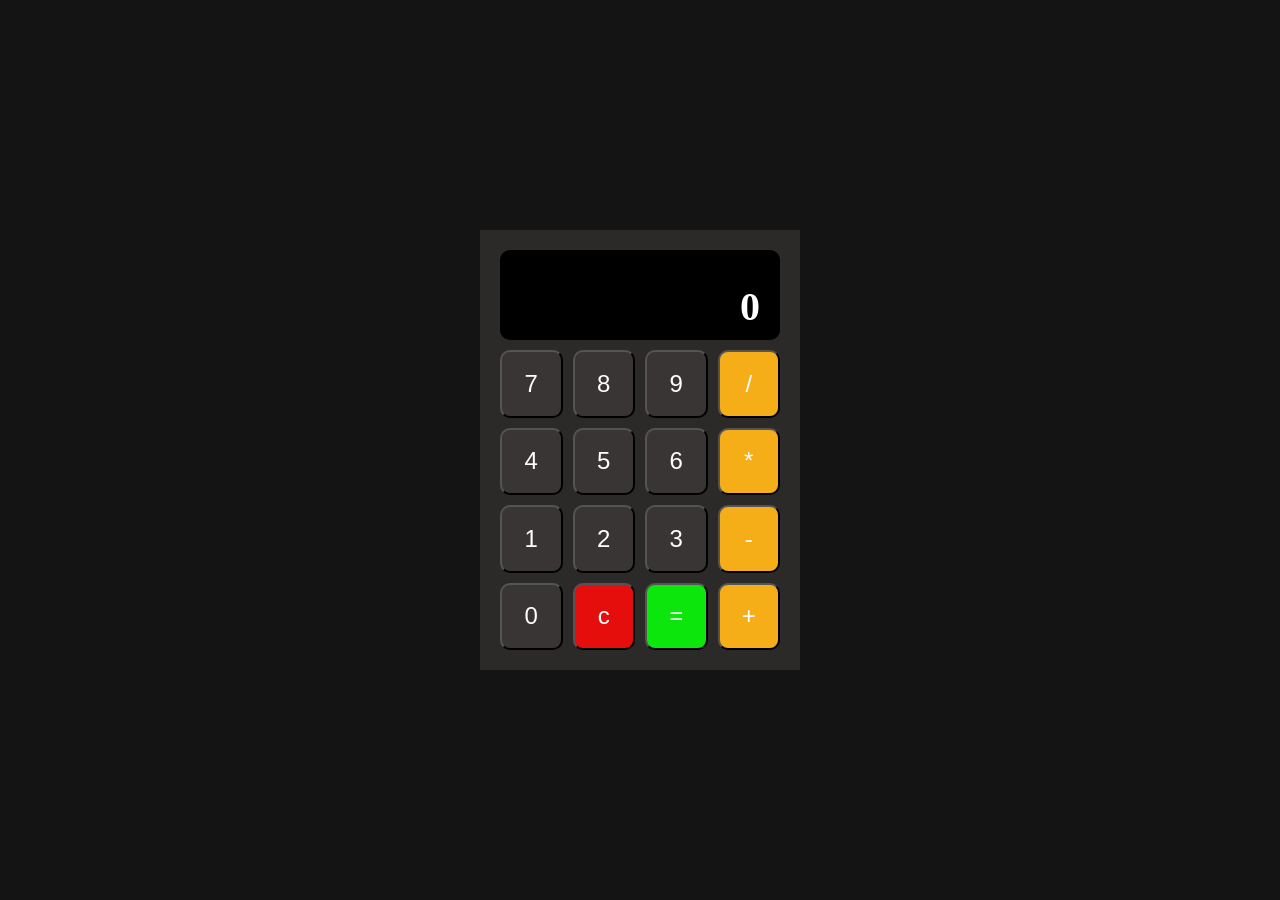
<file: LBT1/index.html>
<!doctype html>
<html lang="en">
  <head>
    <meta charset="UTF-8" />
    <meta name="viewport" content="width=device-width, initial-scale=1.0" />
    <link rel="stylesheet" href="style.css" />
    <title>Document</title>
  </head>
  <body>
    <main>
      <div class="calculator-container">
        <div class="screen">
            <h1>0</h1>
        </div>

        <div class="buttons">
          <button class="btn ">7</button>
          <button class="btn ">8</button>
          <button class="btn ">9</button>
          <button class="btn operator">/</button>

          <button class="btn ">4</button>
          <button class="btn ">5</button>
          <button class="btn ">6</button>
          <button class="btn operator">*</button>

          <button class="btn ">1</button>
          <button class="btn ">2</button>
          <button class="btn ">3</button>
          <button class="btn operator">-</button>

          <button class="btn ">0</button>
          <button class="btn c">c</button>
          <button class="btn equal">=</button>
          <button class="btn operator">+</button>
        </div>
      </div>
    </main>
    <script src="script.js"></script>
  </body>
</html>
</file>
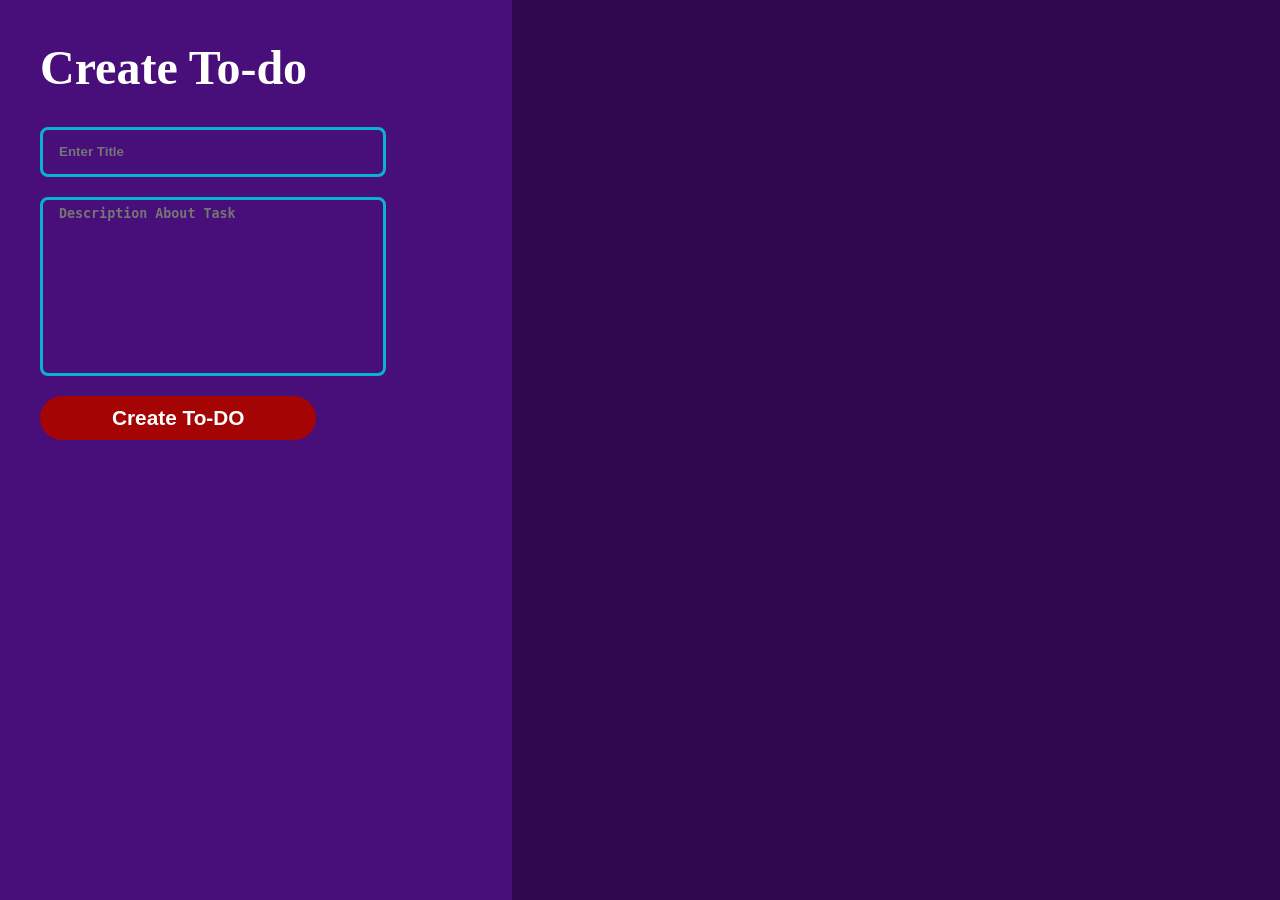
<file: LBT2/index.html>
<!doctype html>
<html lang="en">
  <head>
    <meta charset="UTF-8" />
    <meta name="viewport" content="width=device-width, initial-scale=1.0" />
    <link rel="stylesheet" href="style.css" />
    <title>To-Do App</title>
  </head>
  <body>
    <main>
      <div class="createTodo">
        <div class="content">
          <h1 class="todoname">Create To-do</h1>
          <form action="">
            <input class="titleinp" type="text" placeholder="Enter Title" />
            <textarea
              class="textareainp"
              name=""
              id=""
              placeholder="Description About Task"
            ></textarea>
            <button class="createbtn">Create To-DO</button>
          </form>
        </div>
      </div>
      <div class="viewTodo">
        <div class="alltasks"></div>
      </div>
    </main>

    <script src="script.js"></script>
  </body>
</html>
</file>
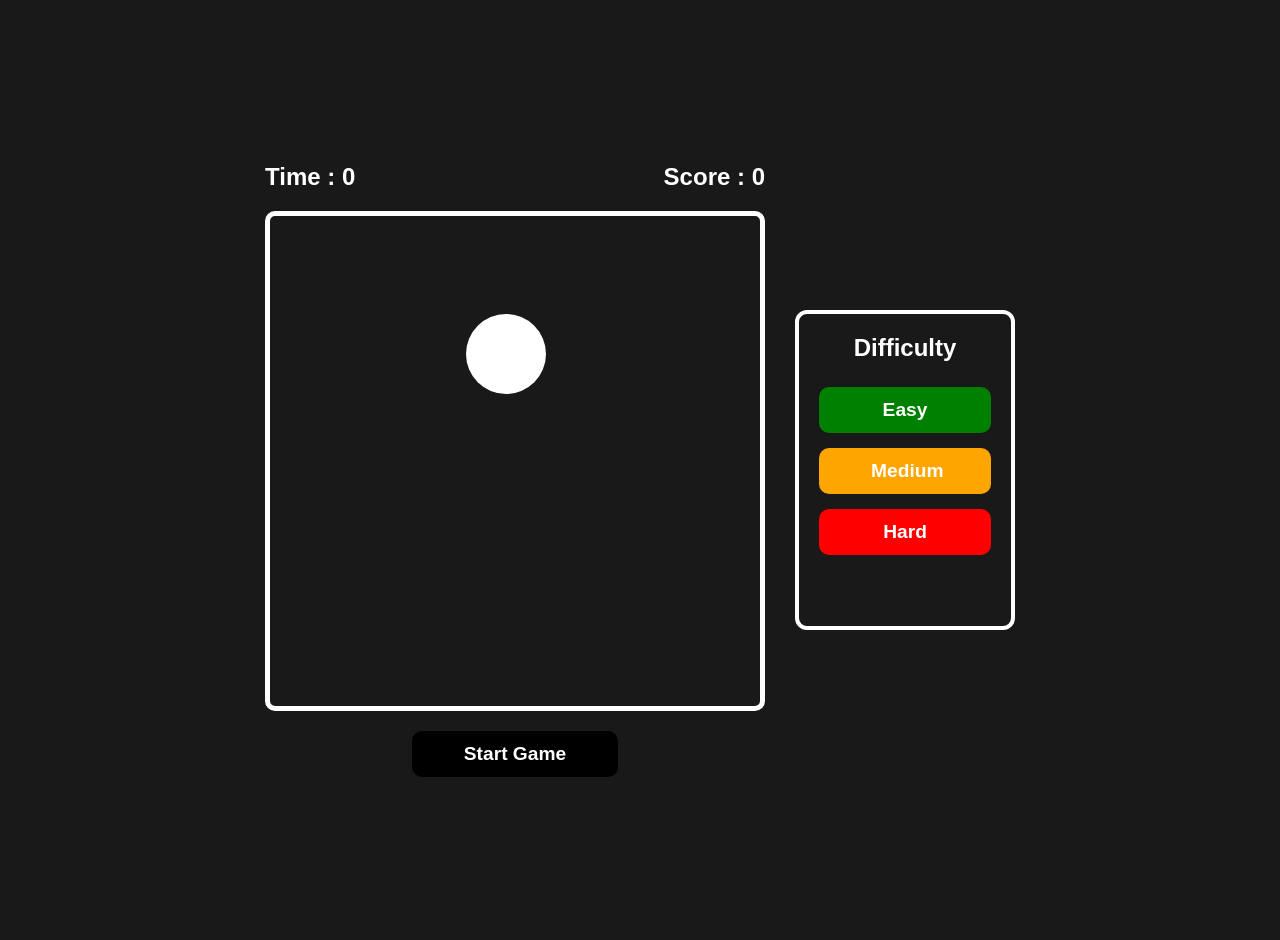
<file: LBT3/index.html>
<!DOCTYPE html>
<html lang="en">
<head>
  <meta charset="UTF-8" />
  <meta name="viewport" content="width=device-width, initial-scale=1.0" />
  <link rel="stylesheet" href="style.css" />
  <title>Click Game</title>
</head>
<body>

  <div class="container">

    <div class="left-section">

      <div class="top">
        <h2>Time : <span class="time">0</span></h2>
        <h2>Score : <span class="score">0</span></h2>
      </div>

      <main>
        <div class="box"></div>
      </main>

      <button>Start Game</button>

      <div class="overlay">
        <h4>Your score is : <span class="endScore">0</span></h4>
        <h1>Game Over</h1>
        <button>Game Restart</button>
      </div>

    </div>

    <div class="difficulty">
      <h2>Difficulty</h2>

      <button class="easy">Easy</button>
      <button class="medium">Medium</button>
      <button class="hard">Hard</button>
    </div>

  </div>

  <script src="script.js"></script>
</body>
</html>
</file>
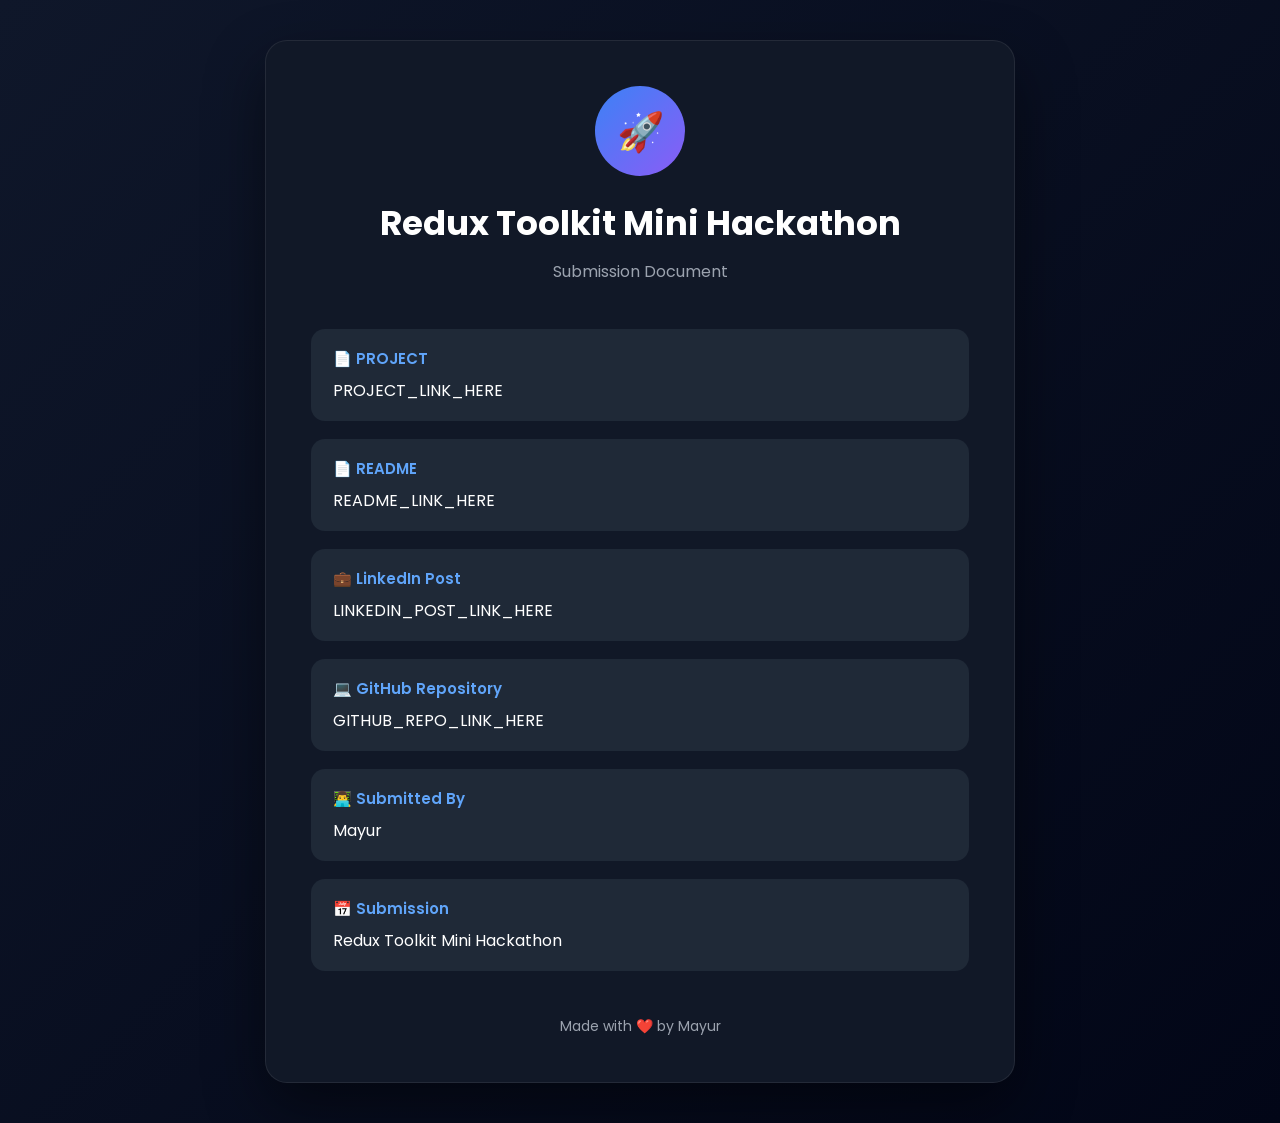
<file: LBT4/index.html>
<!doctype html>
<html lang="en">
  <head>
    <meta charset="UTF-8" />
    <meta name="viewport" content="width=device-width, initial-scale=1.0" />
    <title>Redux Toolkit Mini Hackathon Submission</title>

    <link rel="preconnect" href="https://fonts.googleapis.com" />
    <link
      href="https://fonts.googleapis.com/css2?family=Poppins:wght@300;400;500;600;700&display=swap"
      rel="stylesheet"
    />

    <style>
      * {
        margin: 0;
        padding: 0;
        box-sizing: border-box;
        font-family: "Poppins", sans-serif;
      }

      body {
        background: linear-gradient(135deg, #0f172a, #020617);
        min-height: 100vh;
        display: flex;
        justify-content: center;
        align-items: center;
        padding: 40px;
      }

      .card {
        width: 750px;
        background: #111827;
        border: 1px solid rgba(255, 255, 255, 0.08);
        border-radius: 22px;
        padding: 45px;
        box-shadow: 0 25px 60px rgba(0, 0, 0, 0.45);
      }

      .logo {
        width: 90px;
        height: 90px;
        margin: auto;
        border-radius: 50%;
        background: linear-gradient(135deg, #3b82f6, #8b5cf6);
        display: flex;
        align-items: center;
        justify-content: center;
        font-size: 38px;
      }

      h1 {
        color: #fff;
        text-align: center;
        margin-top: 22px;
        font-size: 34px;
      }

      .subtitle {
        text-align: center;
        color: #9ca3af;
        margin-top: 10px;
      }

      .info {
        margin-top: 45px;
      }

      .box {
        background: #1f2937;
        padding: 18px 22px;
        border-radius: 14px;
        margin-bottom: 18px;
        transition: 0.3s;
      }

      .box:hover {
        transform: translateY(-3px);
      }

      .title {
        font-size: 15px;
        font-weight: 600;
        color: #60a5fa;
        margin-bottom: 8px;
      }

      a {
        text-decoration: none;
        color: white;
        word-break: break-all;
      }

      .footer {
        margin-top: 45px;
        text-align: center;
        color: #9ca3af;
        font-size: 14px;
      }
    </style>
  </head>
  <body>
    <div class="card">
      <div class="logo">🚀</div>

      <h1>Redux Toolkit Mini Hackathon</h1>

      <p class="subtitle">Submission Document</p>

      <div class="info">
        <div class="box">
          <div class="title">📄 PROJECT</div>
          <a
            href="https://react-redux-rtk-docs-rkrx.vercel.app/"
            target="_blank"
          >
            PROJECT_LINK_HERE
          </a>
        </div>

        <div class="box">
          <div class="title">📄 README</div>
          <a
            href="https://github.com/sanjaydotenv/React-Redux-RTK-docs/blob/main/React_ReduxTLK_Day-02/README.md"
            target="_blank"
          >
            README_LINK_HERE
          </a>
        </div>

        <div class="box">
          <div class="title">💼 LinkedIn Post</div>
          <a
            href="https://www.linkedin.com/feed/update/urn:li:activity:7487439763357204480/"
            target="_blank"
          >
            LINKEDIN_POST_LINK_HERE
          </a>
        </div>

        <div class="box">
          <div class="title">💻 GitHub Repository</div>
          <a
            href="https://github.com/sanjaydotenv/React-Redux-RTK-docs/tree/main/React_ReduxTLK_Day-02"
            target="_blank"
          >
            GITHUB_REPO_LINK_HERE
          </a>
        </div>

        <div class="box">
          <div class="title">👨‍💻 Submitted By</div>
          <p style="color: white">Mayur</p>
        </div>

        <div class="box">
          <div class="title">📅 Submission</div>
          <p style="color: white">Redux Toolkit Mini Hackathon</p>
        </div>
      </div>

      <div class="footer">Made with ❤️ by Mayur</div>
    </div>
  </body>
</html>
</file>
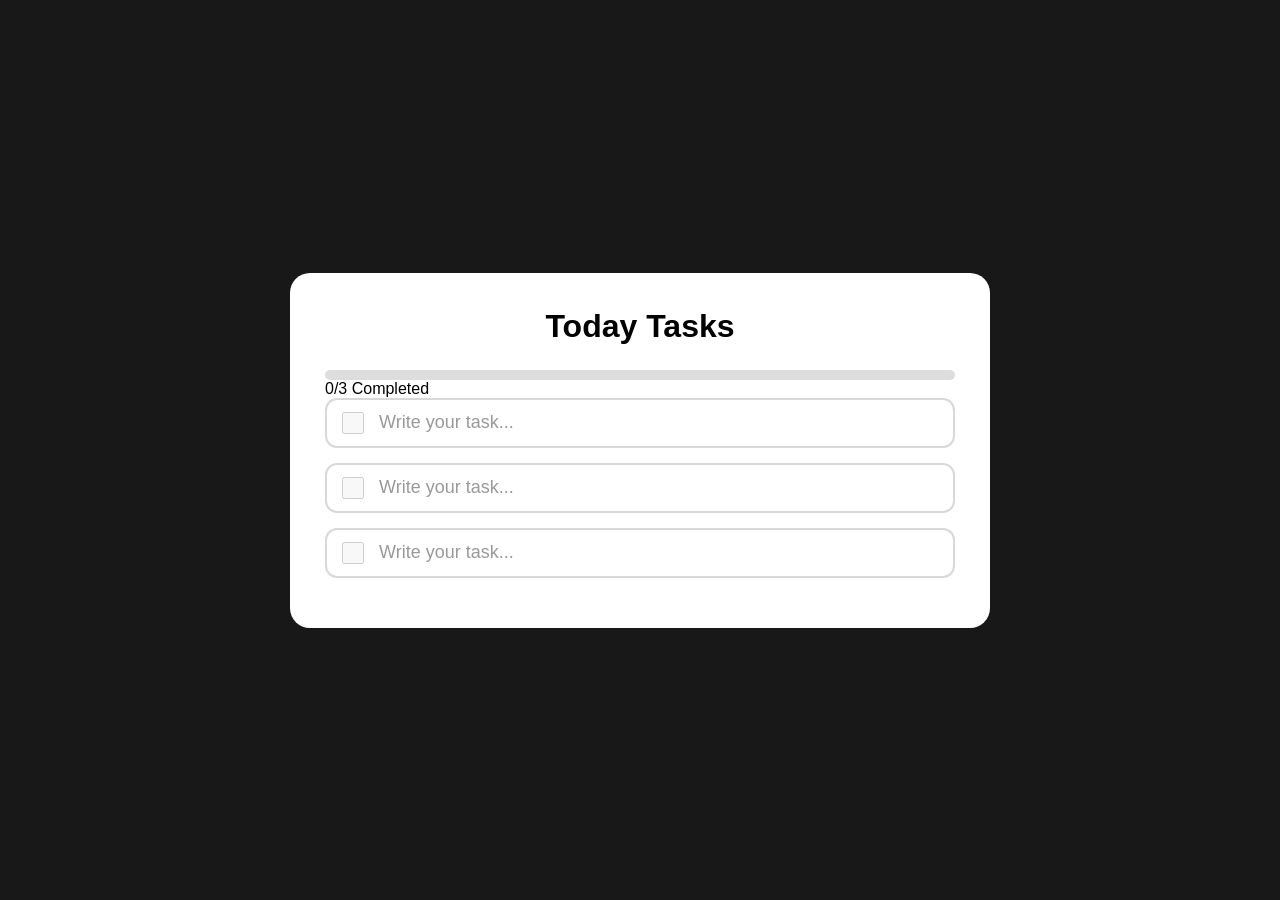
<file: LBT5/index.html>
<!doctype html>
<html lang="en">
  <head>
    <meta charset="UTF-8" />
    <meta name="viewport" content="width=device-width, initial-scale=1.0" />
    <link rel="stylesheet" href="style.css" />
    <title>Document</title>
  </head>
  <body>
    <div class="todo-container">
      <h1>Today Tasks</h1>

      <div class="progress">
        <div class="progress-fill"></div>
      </div>

      <p id="count">0/3 Completed</p>

      <div class="task">
        <input type="checkbox" class="check" />
        <input
          type="text"
          class="task-input"
          placeholder="Write your task..."
        />
      </div>

      <div class="task">
        <input type="checkbox" class="check" />
        <input
          type="text"
          class="task-input"
          placeholder="Write your task..."
        />
      </div>

      <div class="task">
        <input type="checkbox" class="check" />
        <input
          type="text"
          class="task-input"
          placeholder="Write your task..."
        />
      </div>
    </div>
    <script src="script.js"></script>
  </body>
</html>
</file>
<file: LBT1/style.css>
* {
    margin: 0px;
    padding: 0px;
}

html,body {
    height: 100%;
    width: 100%;
    box-sizing: border-box;
    background-color: #151414;
}
main {
    height: 100%;
    width: 100%;
    display: flex;
    align-items: center;
    justify-content: center;
}

.calculator-container {
    height: 400px;
    width:  280px;
    background-color: #2c2929;
    display: grid;
    grid-template-rows: .3fr 1fr;
    padding: 20px;
    gap: 10px;
}

.buttons {
    display: grid;
    grid-template-columns: repeat( 4,1fr);
    grid-template-rows: repeat( 4,1fr);
    gap: 10px;
}
.btn {
    border-radius: 10px;
    background-color: rgb(57, 53, 53);
    font-size: 1.5rem;
    color: white;
}

.btn:hover {
    background-color: rgb(67, 61, 61);
}

.operator {
    background-color: rgb(245, 174, 23);
}

.operator:hover {
    background-color: rgb(215, 151, 12);
}

.screen {
    background-color: rgb(0, 0, 0);
    border-radius: 10px;
    display: flex;
    align-items: end;
    justify-content: flex-end;
    padding: 0px 10px;
}

.screen h1 {
    color: white;
    font-size: 2.5rem;
    padding: 10px;
}

.c {
    background-color: rgb(230, 13, 13);
}
.c:hover {
    background-color: rgb(220, 13, 13);
}

.equal {
    background-color: rgb(13, 230, 13);
}
.equal:hover {
    background-color: rgb(13, 212, 13);
}
</file>
<file: LBT2/style.css>
* {
  margin: 0px;
  padding: 0px;
}

html,
body {
  height: 100%;
  width: 100%;
  box-sizing: border-box;
}

main {
  height: 100%;
  width: 100%;
  display: flex;
}

.createTodo {
  height: 100%;
  width: 40%;
  background-color: rgba(72, 14, 121, 1);
}

.todoname {
  font-size: 3rem;
  color: white;
}

.viewTodo {
  height: 100%;
  width: 60%;
  background-color: rgba(47, 9, 79, 1);
  overflow-y: auto;
}

.content {
  padding: 40px;
  display: flex;
  flex-direction: column;
  gap: 2rem;
}

form {
  display: flex;
  flex-direction: column;
  width: 80%;
  gap: 20px;
}

form input {
  padding: 0.9rem 1rem;
  background-color: rgba(72, 14, 121);
  border: 3px solid rgb(10, 179, 205);
  border-radius: 0.5rem;
  color: white;
  font-weight: 600;
}

form textarea {
  padding: 0.4rem 1rem;
  height: 10rem;
  resize: none;
  background-color: rgba(72, 14, 121);
  border: 3px solid rgb(10, 179, 205);
  border-radius: 0.5rem;
  color: white;
  font-weight: 600;
}

.createbtn {
  padding: 10px;
  background-color: rgb(164, 4, 4);
  color: white;
  font-weight: 700;
  font-size: 1.3rem;
  border: none;
  border-radius: 1.5rem;
  width: 80%;
}

.alltasks {
  padding: 20px;
  display: flex;
  flex-direction: column;
  gap: 30px;
}

.taskdiv:hover {
  transition: all 0.3s ease;
  transform: translatey(-10px);
}

.taskdiv div {
  display: flex;
  justify-content: space-between;
  background-color: rgba(31, 6, 53, 1);
  padding: 10px 20px;
  box-shadow: 2px 2px 1px rgb(212, 118, 118);
}

.taskdiv h1 {
  color: white;
}

.taskdiv button {
  padding: 0.5rem 3rem;
  border-radius: 1.5rem;
  background-color: rgb(206, 206, 19);
  font-weight: 700;
  font-size: 1.2rem;
}

.buttons {
   padding: 0.5rem 3rem;
  border-radius: 1.5rem;
  background-color: rgb(206, 206, 19);
  font-weight: 700;
  font-size: 1.2rem;
}

.alltasks .taskDescription {
  display: none;
  color: white;
}

.taskDescription p {
  word-break: break-word;
}


@media (max-width: 768px) {
  main {
    flex-direction: column;
  }

  .createTodo,
  .viewTodo {
    width: 100%;
    height: 100%;
  }

  .content {
    padding: 20px;
  }

  form {
    width: 100%;
  }

  .todoname {
    font-size: 2rem;
  }

  .createbtn {
    width: 100%;
  }

  .taskdiv div {
    flex-direction: column;
    gap: 10px;
    align-items: flex-start;
  }

  .taskdiv button,
  .buttons {
    width: 100%;
    padding: 0.8rem;
  }

  .taskdiv h1 {
    font-size: 1.2rem;
  }

  .alltasks {
    padding: 15px;
    gap: 20px;
  }
}
</file>
<file: LBT3/style.css>
* {
  margin: 0;
  padding: 0;
  box-sizing: border-box;
}

html,
body {
  width: 100%;
  min-height: 100vh;
  background-color: rgb(26, 25, 25);
  display: flex;
  justify-content: center;
  align-items: center;
  padding: 20px;
}

.container {
  display: flex;
  gap: 30px;
  align-items: center;
}

.left-section {
  display: flex;
  flex-direction: column;
  align-items: center;
  gap: 20px;
}

.top {
  display: flex;
  justify-content: space-between;
  width: 100%;
  max-width: 500px;
}

h2 {
  color: white;
  font-family: sans-serif;
}

main {
  height: 500px;
  width: 500px;
  border: 5px solid white;
  border-radius: 10px;
  padding: 10px;
  position: relative;
}

.box {
  height: 80px;
  width: 80px;
  border-radius: 50%;
  background-color: white;
  position: absolute;
  top: 20%;
  left: 40%;
}

button {
  padding: 12px 52px;
  background-color: black;
  color: white;
  font-weight: 600;
  border-radius: 10px;
  border: none;
  transition: all 0.2s ease;
  font-size: 1.2rem;
  cursor: pointer;
}

button:active {
  scale: 0.9;
}

/* Difficulty Panel */

.difficulty {
  width: 220px;
  min-height: 320px;
  border: 4px solid white;
  border-radius: 12px;
  padding: 20px;
  display: flex;
  flex-direction: column;
  gap: 15px;
}

.difficulty h2 {
  text-align: center;
  margin-bottom: 10px;
}

.easy {
  background-color: green;
}

.medium {
  background-color: orange;
}

.hard {
  background-color: red;
}


.overlay {
  position: fixed;
  inset: 0;
  background-color: rgba(0, 0, 0, 0.8);
  display: none;
  align-items: center;
  justify-content: center;
  flex-direction: column;
  gap: 10px;
}

.overlay h1 {
  color: white;
  font-size: 80px;
  font-family: sans-serif;
}

.overlay h4 {
  color: white;
  font-size: 30px;
  font-family: sans-serif;
}

.overlay button {
  margin-top: 20px;
  background-color: black;
  box-shadow: 1px 1px 1px white;
  padding: 10px 20px;
}

/* Responsive */

@media (max-width: 900px) {
  .container {
    flex-direction: column;
  }

  .difficulty {
    width: 100%;
    max-width: 500px;
    min-height: auto;
  }
}

@media (max-width: 600px) {
  main {
    width: 90vw;
    height: 90vw;
  }

  .top {
    width: 90vw;
  }

  .box {
    width: 60px;
    height: 60px;
  }

  .overlay h1 {
    font-size: 45px;
  }

  .overlay h4 {
    font-size: 22px;
  }

  button {
    font-size: 1rem;
    padding: 10px 30px;
  }
}
</file>
<file: LBT5/style.css>
*{
    margin:0;
    padding:0;
    box-sizing:border-box;
    font-family:Poppins,sans-serif;
}

body{
    background:#181818;
    display:flex;
    justify-content:center;
    align-items:center;
    height:100vh;
}

.todo-container{
    width:700px;
    background:#fff;
    border-radius:20px;
    padding:35px;
}

h1{
    text-align:center;
    margin-bottom:25px;
}

.progress{
    width:100%;
    height:10px;
    background:#ddd;
    border-radius:20px;
    overflow:hidden;
}

.progress-fill{
    width:0%;
    height:100%;
    background:#22c55e;
    transition:0.3s;
}

.task-list{
    margin-top:25px;
}

.task{
    display:flex;
    align-items:center;
    gap:15px;
    border:2px solid #d8d8d8;
    border-radius:12px;
    padding:12px 15px;
    margin-bottom:15px;
}

.task:hover{
    border-color:#6d5dfc;
}

.task input[type="checkbox"]{
    width:22px;
    height:22px;
    cursor:pointer;
}

.task-input{
    flex:1;
    border:none;
    outline:none;
    font-size:18px;
    background:transparent;
}

.task-input::placeholder{
    color:#999;
}
</file>
